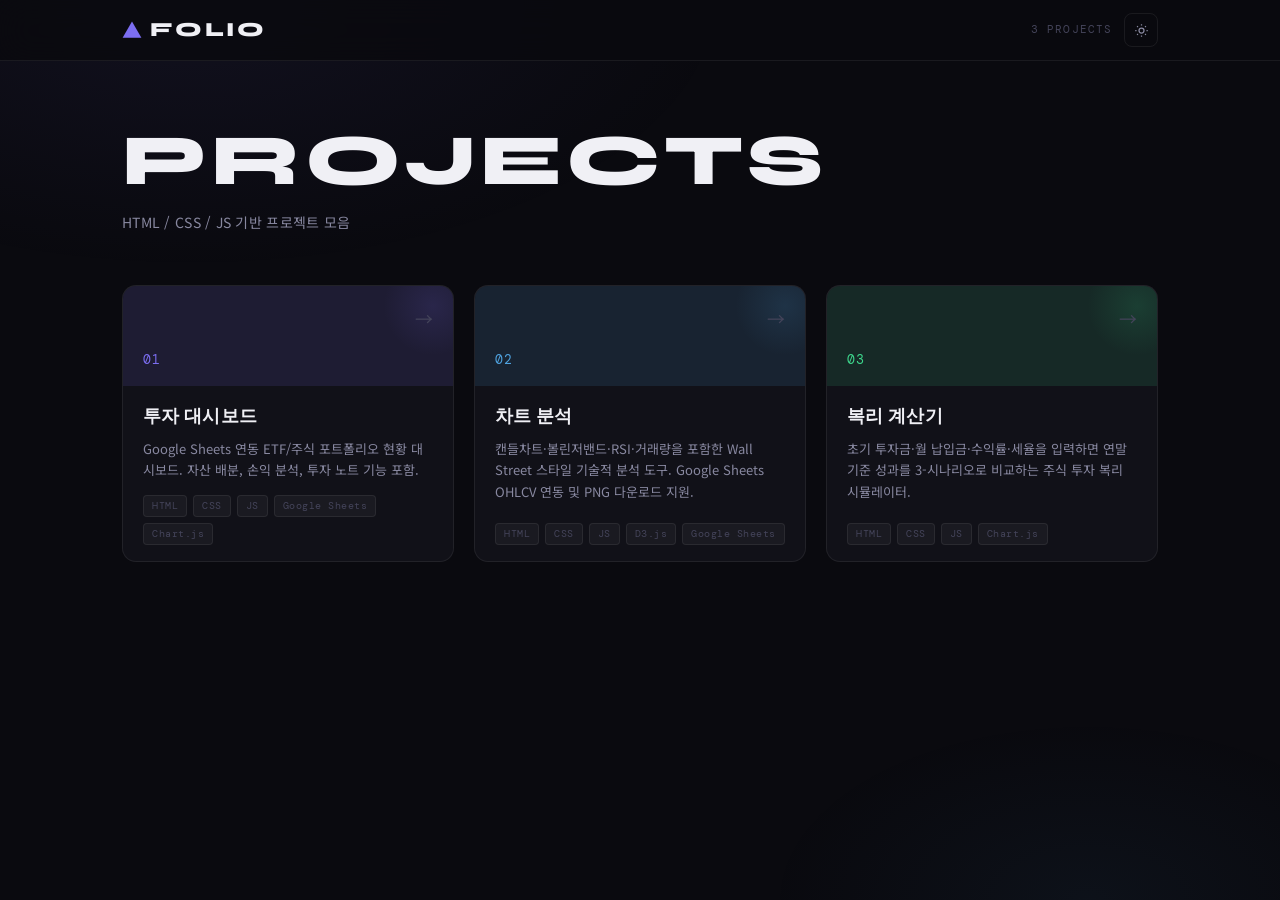
<file: index.html>
<!DOCTYPE html>
<html lang="ko">
<head>
  <meta charset="UTF-8" />
  <meta name="viewport" content="width=device-width, initial-scale=1.0" />
  <title>FOLIO</title>
  <link rel="preconnect" href="https://fonts.googleapis.com" />
  <link rel="preconnect" href="https://fonts.gstatic.com" crossorigin />
  <link href="https://fonts.googleapis.com/css2?family=DM+Mono:wght@300;400;500&family=Syne:wght@400;600;700;800&family=Noto+Sans+KR:wght@300;400;500;700&display=swap" rel="stylesheet" />
  <link rel="stylesheet" href="style.css" />
  <script src="theme.js"></script>
</head>
<body>

  <header class="header">
    <div class="header-inner">
      <div class="logo">
        <span class="logo-mark">▲</span>
        <span class="logo-text">FOLIO</span>
      </div>
      <div class="header-right">
        <span class="project-count" id="projectCount">3 PROJECTS</span>
        <button class="theme-toggle" id="themeToggle" title="테마 전환">
          <svg class="icon-sun" width="15" height="15" viewBox="0 0 24 24" fill="none" stroke="currentColor" stroke-width="2"><circle cx="12" cy="12" r="4"/><path d="M12 2v2M12 20v2M4.93 4.93l1.41 1.41M17.66 17.66l1.41 1.41M2 12h2M20 12h2M4.93 19.07l1.41-1.41M17.66 6.34l1.41-1.41"/></svg>
          <svg class="icon-moon" width="15" height="15" viewBox="0 0 24 24" fill="none" stroke="currentColor" stroke-width="2"><path d="M21 12.79A9 9 0 1 1 11.21 3 7 7 0 0 0 21 12.79z"/></svg>
        </button>
      </div>
    </div>
  </header>

  <main class="main">

    <div class="hero">
      <h1 class="hero-title">PROJECTS</h1>
      <p class="hero-sub">HTML / CSS / JS 기반 프로젝트 모음</p>
    </div>

    <div class="card-grid" id="cardGrid">

      <a class="project-card" href="dashboard/index.html" target="_blank">
        <div class="card-visual" style="--card-color: #7c6ef2; --card-color-soft: rgba(124,110,242,0.12);">
          <span class="card-num">01</span>
        </div>
        <div class="card-body">
          <h2 class="card-title">투자 대시보드</h2>
          <p class="card-desc">Google Sheets 연동 ETF/주식 포트폴리오 현황 대시보드. 자산 배분, 손익 분석, 투자 노트 기능 포함.</p>
          <div class="card-tags">
            <span class="tag">HTML</span>
            <span class="tag">CSS</span>
            <span class="tag">JS</span>
            <span class="tag">Google Sheets</span>
            <span class="tag">Chart.js</span>
          </div>
        </div>
        <span class="card-arrow">→</span>
      </a>

      <a class="project-card" href="chart-analysis/index.html" target="_blank">
        <div class="card-visual" style="--card-color: #4fa3e0; --card-color-soft: rgba(79,163,224,0.12);">
          <span class="card-num">02</span>
        </div>
        <div class="card-body">
          <h2 class="card-title">차트 분석</h2>
          <p class="card-desc">캔들차트·볼린저밴드·RSI·거래량을 포함한 Wall Street 스타일 기술적 분석 도구. Google Sheets OHLCV 연동 및 PNG 다운로드 지원.</p>
          <div class="card-tags">
            <span class="tag">HTML</span>
            <span class="tag">CSS</span>
            <span class="tag">JS</span>
            <span class="tag">D3.js</span>
            <span class="tag">Google Sheets</span>
          </div>
        </div>
        <span class="card-arrow">→</span>
      </a>

      <a class="project-card" href="compound-calculator/index.html" target="_blank">
        <div class="card-visual" style="--card-color: #3dd68c; --card-color-soft: rgba(61,214,140,0.12);">
          <span class="card-num">03</span>
        </div>
        <div class="card-body">
          <h2 class="card-title">복리 계산기</h2>
          <p class="card-desc">초기 투자금·월 납입금·수익률·세율을 입력하면 연말 기준 성과를 3-시나리오로 비교하는 주식 투자 복리 시뮬레이터.</p>
          <div class="card-tags">
            <span class="tag">HTML</span>
            <span class="tag">CSS</span>
            <span class="tag">JS</span>
            <span class="tag">Chart.js</span>
          </div>
        </div>
        <span class="card-arrow">→</span>
      </a>

    </div>
  </main>

</body>
</html>
</file>
<file: style.css>
/* =============================================
   CSS Variables & Reset
   ============================================= */
:root {
  --bg-base:       #0a0a0f;
  --bg-panel:      #111118;
  --bg-hover:      #1c1c28;
  --border:        rgba(255,255,255,0.07);
  --border-light:  rgba(255,255,255,0.04);

  --text-primary:  #f0f0f5;
  --text-secondary:#8888a0;
  --text-muted:    #44445a;

  --accent:        #7c6ef2;

  --radius:        14px;
  --radius-sm:     8px;
  --font-display:  'Syne', sans-serif;
  --font-mono:     'DM Mono', monospace;
  --font-body:     'Noto Sans KR', sans-serif;
}

*, *::before, *::after { box-sizing: border-box; margin: 0; padding: 0; }

html { scroll-behavior: smooth; }

body {
  background: var(--bg-base);
  color: var(--text-primary);
  font-family: var(--font-body);
  font-size: 14px;
  line-height: 1.6;
  min-height: 100vh;
  -webkit-font-smoothing: antialiased;
}

body::before {
  content: '';
  position: fixed;
  inset: 0;
  background-image:
    radial-gradient(ellipse 70% 50% at 15% 0%, rgba(124,110,242,0.07) 0%, transparent 60%),
    radial-gradient(ellipse 50% 40% at 85% 100%, rgba(79,163,224,0.05) 0%, transparent 50%);
  pointer-events: none;
  z-index: 0;
}

/* =============================================
   Header
   ============================================= */
.header {
  position: sticky;
  top: 0;
  z-index: 100;
  border-bottom: 1px solid var(--border);
  background: rgba(10,10,15,0.85);
  backdrop-filter: blur(16px);
}

.header-inner {
  max-width: 1100px;
  margin: 0 auto;
  padding: 0 32px;
  height: 60px;
  display: flex;
  align-items: center;
  justify-content: space-between;
}

.logo {
  display: flex;
  align-items: center;
  gap: 8px;
}

.logo-mark {
  color: var(--accent);
  font-size: 20px;
  line-height: 1;
}

.logo-text {
  font-family: var(--font-display);
  font-size: 20px;
  font-weight: 800;
  letter-spacing: 0.14em;
  color: var(--text-primary);
}

.header-right {
  display: flex;
  align-items: center;
  gap: 12px;
}

.project-count {
  font-family: var(--font-mono);
  font-size: 11px;
  letter-spacing: 0.1em;
  color: var(--text-muted);
}

/* =============================================
   Main Layout
   ============================================= */
.main {
  max-width: 1100px;
  margin: 0 auto;
  padding: 64px 32px 80px;
  position: relative;
  z-index: 1;
}

/* =============================================
   Hero
   ============================================= */
.hero {
  margin-bottom: 52px;
}

.hero-title {
  font-family: var(--font-display);
  font-size: clamp(40px, 6vw, 72px);
  font-weight: 800;
  letter-spacing: 0.06em;
  color: var(--text-primary);
  line-height: 1;
  margin-bottom: 14px;
}

.hero-sub {
  font-size: 14px;
  color: var(--text-secondary);
  letter-spacing: 0.02em;
}

/* =============================================
   Card Grid
   ============================================= */
.card-grid {
  display: grid;
  grid-template-columns: repeat(3, 1fr);
  gap: 20px;
}

/* =============================================
   Project Card
   ============================================= */
.project-card {
  display: flex;
  flex-direction: column;
  background: var(--bg-panel);
  border: 1px solid var(--border);
  border-radius: var(--radius);
  overflow: hidden;
  text-decoration: none;
  color: inherit;
  position: relative;
  transition: transform 0.25s ease, border-color 0.25s ease, box-shadow 0.25s ease;
  animation: fadeUp 0.5s ease both;
}

.project-card:nth-child(1) { animation-delay: 0.05s; }
.project-card:nth-child(2) { animation-delay: 0.12s; }
.project-card:nth-child(3) { animation-delay: 0.19s; }
.project-card:nth-child(4) { animation-delay: 0.26s; }
.project-card:nth-child(5) { animation-delay: 0.33s; }
.project-card:nth-child(6) { animation-delay: 0.40s; }

.project-card:hover {
  transform: translateY(-4px);
  border-color: var(--card-color, var(--accent));
  box-shadow: 0 12px 40px rgba(0,0,0,0.4), 0 0 0 1px var(--card-color, var(--accent));
}

/* Card Visual Area */
.card-visual {
  height: 100px;
  background: var(--card-color-soft, rgba(124,110,242,0.1));
  display: flex;
  align-items: flex-end;
  padding: 16px 20px;
  position: relative;
  overflow: hidden;
}

.card-visual::before {
  content: '';
  position: absolute;
  top: -30px;
  right: -30px;
  width: 100px;
  height: 100px;
  border-radius: 50%;
  background: radial-gradient(circle, var(--card-color-soft, rgba(124,110,242,0.15)), transparent 70%);
}

.card-num {
  font-family: var(--font-mono);
  font-size: 13px;
  color: var(--card-color, var(--accent));
  letter-spacing: 0.08em;
  position: relative;
  z-index: 1;
}

/* Card Body */
.card-body {
  padding: 20px 20px 16px;
  flex: 1;
  display: flex;
  flex-direction: column;
  gap: 10px;
}

.card-title {
  font-family: var(--font-display);
  font-size: 18px;
  font-weight: 700;
  color: var(--text-primary);
  letter-spacing: 0.02em;
  line-height: 1.2;
}

.card-desc {
  font-size: 13px;
  color: var(--text-secondary);
  line-height: 1.65;
  flex: 1;
}

.card-tags {
  display: flex;
  flex-wrap: wrap;
  gap: 6px;
  margin-top: 4px;
}

.tag {
  font-family: var(--font-mono);
  font-size: 10px;
  letter-spacing: 0.05em;
  color: var(--text-muted);
  background: rgba(255,255,255,0.04);
  border: 1px solid var(--border);
  border-radius: 4px;
  padding: 2px 8px;
}

/* Arrow */
.card-arrow {
  position: absolute;
  top: 18px;
  right: 20px;
  font-size: 18px;
  color: var(--text-muted);
  transition: color 0.2s, transform 0.2s;
}

.project-card:hover .card-arrow {
  color: var(--card-color, var(--accent));
  transform: translate(3px, -3px);
}

/* =============================================
   Light Mode Variables
   ============================================= */
[data-theme="light"] {
  --bg-base:        #f5f5f8;
  --bg-panel:       #ffffff;
  --bg-hover:       #ebebf2;
  --border:         rgba(0,0,0,0.09);
  --border-light:   rgba(0,0,0,0.05);
  --text-primary:   #0e0e1a;
  --text-secondary: #55556a;
  --text-muted:     #9898b0;
}

.theme-transitioning,
.theme-transitioning * {
  transition: background-color 0.25s ease, border-color 0.25s ease, color 0.2s ease !important;
}

[data-theme="light"] body::before {
  background-image:
    radial-gradient(ellipse 70% 50% at 15% 0%, rgba(124,110,242,0.08) 0%, transparent 60%),
    radial-gradient(ellipse 50% 40% at 85% 100%, rgba(79,163,224,0.06) 0%, transparent 50%);
}

[data-theme="light"] .header {
  background: rgba(248,248,252,0.92);
}

/* =============================================
   Theme Toggle Button
   ============================================= */
.theme-toggle {
  background: none;
  border: 1px solid var(--border);
  border-radius: var(--radius-sm);
  color: var(--text-secondary);
  cursor: pointer;
  width: 34px;
  height: 34px;
  display: flex;
  align-items: center;
  justify-content: center;
  flex-shrink: 0;
  transition: color 0.2s, border-color 0.2s;
}

.theme-toggle:hover {
  color: var(--text-primary);
  border-color: var(--accent);
}

[data-theme="dark"] .theme-toggle .icon-moon { display: none; }
[data-theme="light"] .theme-toggle .icon-sun  { display: none; }

/* =============================================
   Animations
   ============================================= */
@keyframes fadeUp {
  from { opacity: 0; transform: translateY(20px); }
  to   { opacity: 1; transform: translateY(0); }
}

/* =============================================
   Responsive
   ============================================= */
@media (max-width: 900px) {
  .card-grid { grid-template-columns: repeat(2, 1fr); }
}

@media (max-width: 580px) {
  .card-grid { grid-template-columns: 1fr; }
  .header-inner { padding: 0 20px; }
  .main { padding: 40px 20px 60px; }
  .hero-title { font-size: 36px; }
}
</file>
